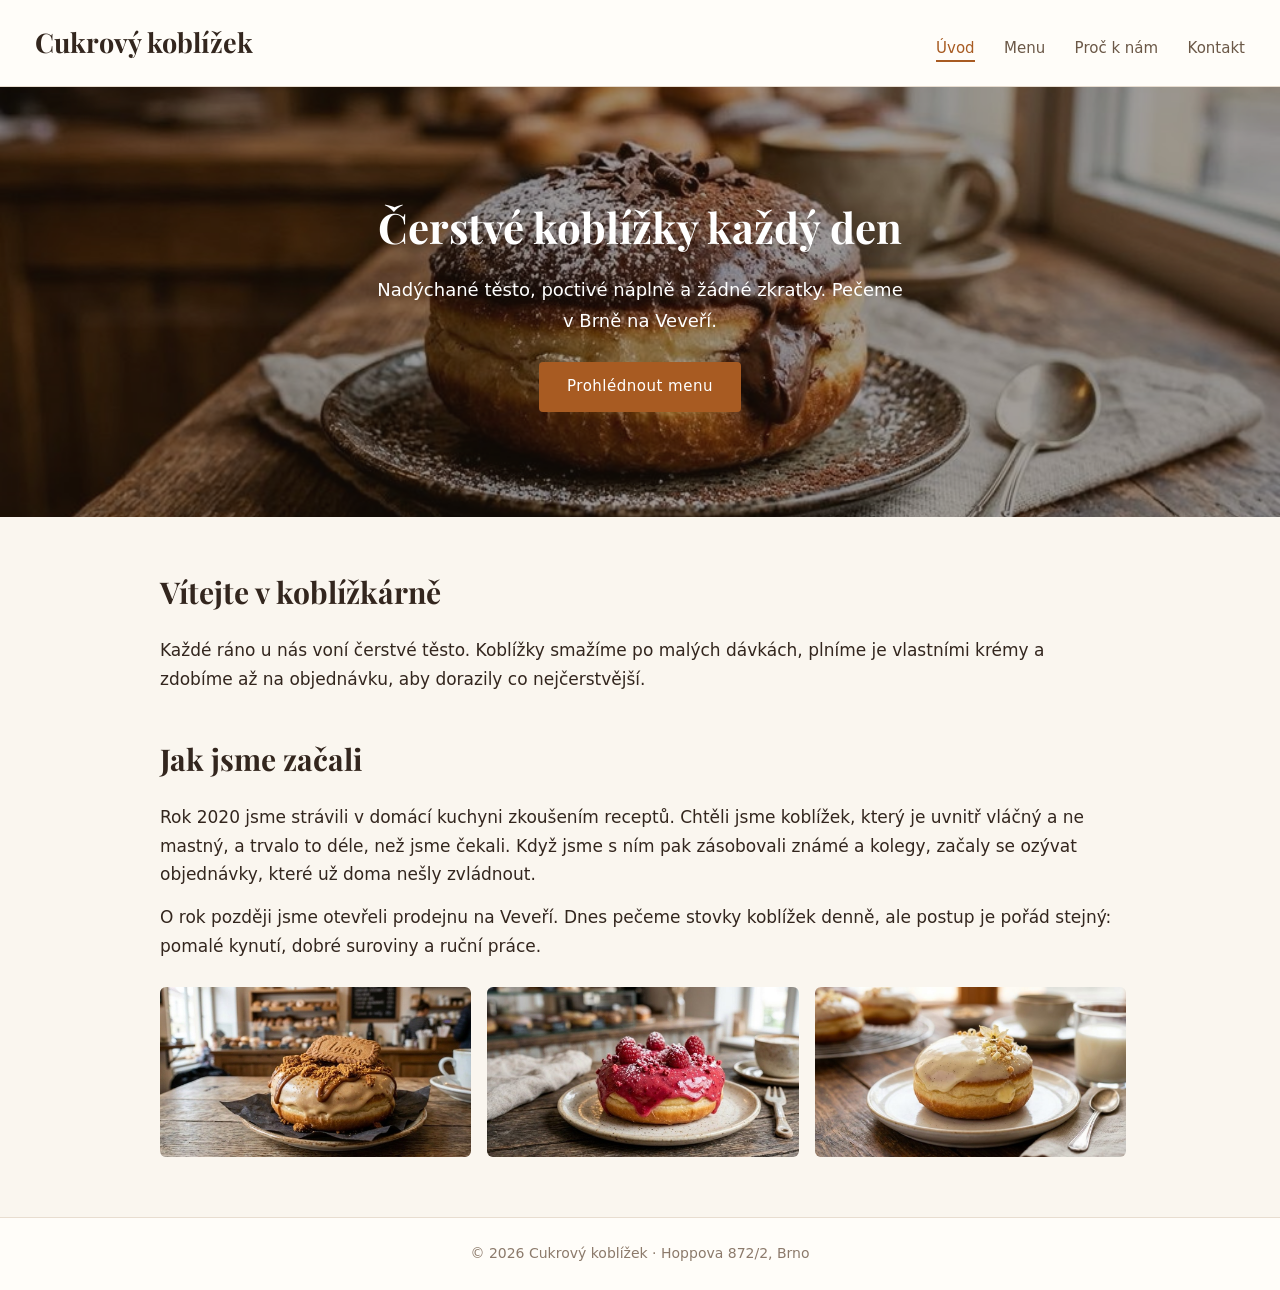
<file: index.html>
<!DOCTYPE html>
<html lang="cs">
<head>
    <meta charset="UTF-8">
    <meta name="viewport" content="width=device-width, initial-scale=1">
    <title>Cukrový koblížek – domácí koblížky z Brna</title>
    <meta name="description" content="Domácí koblížky z Brna. Pečeme denně čerstvé, s poctivými náplněmi a bez zkratky. Najdete nás na Veveří.">
    <link rel="icon" href="https://fav.farm/🍩" type="image/x-icon">
    <link rel="preconnect" href="https://fonts.googleapis.com">
    <link rel="preconnect" href="https://fonts.gstatic.com" crossorigin>
    <link href="https://fonts.googleapis.com/css2?family=Playfair+Display:wght@500;700&display=swap" rel="stylesheet">
    <link rel="stylesheet" href="style.css">
</head>
<body>

    <header>
        <h1><a href="index.html">Cukrový koblížek</a></h1>
        <nav>
            <a href="index.html" aria-current="page">Úvod</a>
            <a href="menu.html">Menu</a>
            <a href="vyhody.html">Proč k nám</a>
            <a href="kontakt.html">Kontakt</a>
        </nav>
    </header>

    <div class="hero">
        <img src="coko.jpg" alt="Čokoládový koblížek" width="1024" height="559" fetchpriority="high">
        <div class="hero-text">
            <h2>Čerstvé koblížky každý den</h2>
            <p>Nadýchané těsto, poctivé náplně a žádné zkratky. Pečeme v Brně na Veveří.</p>
            <a class="btn" href="menu.html">Prohlédnout menu</a>
        </div>
    </div>

    <main class="main-content">
        <section>
            <h2>Vítejte v koblížkárně</h2>
            <p>
                Každé ráno u nás voní čerstvé těsto. Koblížky smažíme po malých dávkách,
                plníme je vlastními krémy a zdobíme až na objednávku, aby dorazily co
                nejčerstvější.
            </p>
        </section>

        <section>
            <h2>Jak jsme začali</h2>
            <p>
                Rok 2020 jsme strávili v domácí kuchyni zkoušením receptů. Chtěli jsme
                koblížek, který je uvnitř vláčný a ne mastný, a trvalo to déle, než jsme
                čekali. Když jsme s ním pak zásobovali známé a kolegy, začaly se ozývat
                objednávky, které už doma nešly zvládnout.
            </p>
            <p>
                O rok později jsme otevřeli prodejnu na Veveří. Dnes pečeme stovky
                koblížek denně, ale postup je pořád stejný: pomalé kynutí, dobré suroviny
                a ruční práce.
            </p>
            <div class="gallery">
                <img src="lotus.jpg" alt="Koblížek s Lotus polevou" width="1024" height="559" loading="lazy">
                <img src="malina.jpg" alt="Malinový koblížek" width="1024" height="559" loading="lazy">
                <img src="vanilka.jpg" alt="Vanilkový koblížek" width="1024" height="559" loading="lazy">
            </div>
        </section>
    </main>

    <footer>
        <p>&copy; 2026 Cukrový koblížek · Hoppova 872/2, Brno</p>
    </footer>

</body>
</html>
</file>
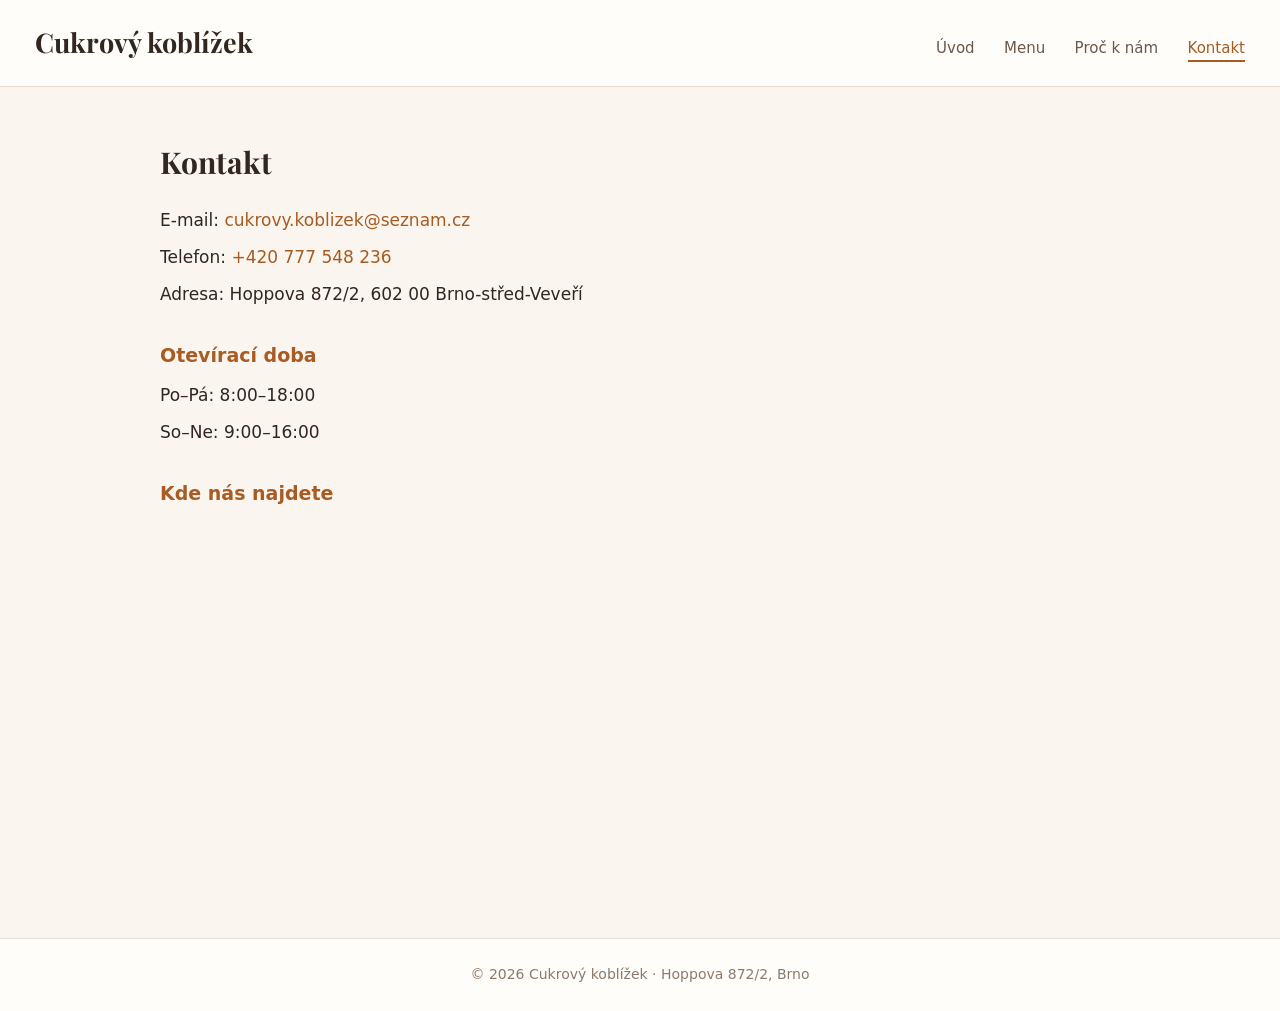
<file: kontakt.html>
<!DOCTYPE html>
<html lang="cs">
<head>
    <meta charset="UTF-8">
    <meta name="viewport" content="width=device-width, initial-scale=1">
    <title>Kontakt – Cukrový koblížek</title>
    <meta name="description" content="Kde nás najdete a jak nás kontaktovat. Cukrový koblížek, Hoppova 872/2, Brno-střed-Veveří.">
    <link rel="icon" href="https://fav.farm/🍩" type="image/x-icon">
    <link rel="preconnect" href="https://fonts.googleapis.com">
    <link rel="preconnect" href="https://fonts.gstatic.com" crossorigin>
    <link href="https://fonts.googleapis.com/css2?family=Playfair+Display:wght@500;700&display=swap" rel="stylesheet">
    <link rel="stylesheet" href="style.css">
</head>
<body>

    <header>
        <h1><a href="index.html">Cukrový koblížek</a></h1>
        <nav>
            <a href="index.html">Úvod</a>
            <a href="menu.html">Menu</a>
            <a href="vyhody.html">Proč k nám</a>
            <a href="kontakt.html" aria-current="page">Kontakt</a>
        </nav>
    </header>

    <main class="main-content">
        <h2>Kontakt</h2>

        <ul class="contact-list">
            <li>E-mail: <a href="mailto:cukrovy.koblizek@seznam.cz">cukrovy.koblizek@seznam.cz</a></li>
            <li>Telefon: <a href="tel:+420777548236">+420 777 548 236</a></li>
            <li>Adresa: Hoppova 872/2, 602 00 Brno-střed-Veveří</li>
        </ul>

        <!-- Doplňte skutečnou otevírací dobu: -->
        <h3>Otevírací doba</h3>
        <ul class="contact-list">
            <li>Po–Pá: 8:00–18:00</li>
            <li>So–Ne: 9:00–16:00</li>
        </ul>

        <h3>Kde nás najdete</h3>
        <iframe src="https://www.google.com/maps/embed?pb=!1m18!1m12!1m3!1d778.2384903299794!2d16.601647619496667!3d49.207268716436026!2m3!1f0!2f0!3f0!3m2!1i1024!2i768!4f13.1!3m3!1m2!1s0x47129469f9682541%3A0x788ab7e94e8839e8!2zSG9wcG92YSA4NzIvMiwgNjAyIDAwIEJybm8tc3TFmWVkLVZldmXFmcOt!5e1!3m2!1sen!2scz!4v1794082619433!5m2!1sen!2scz"
                width="100%" height="350" style="border:0;" allowfullscreen="" loading="lazy"
                referrerpolicy="strict-origin-when-cross-origin" title="Mapa – Hoppova 872/2, Brno"></iframe>
    </main>

    <footer>
        <p>&copy; 2026 Cukrový koblížek · Hoppova 872/2, Brno</p>
    </footer>

</body>
</html>
</file>
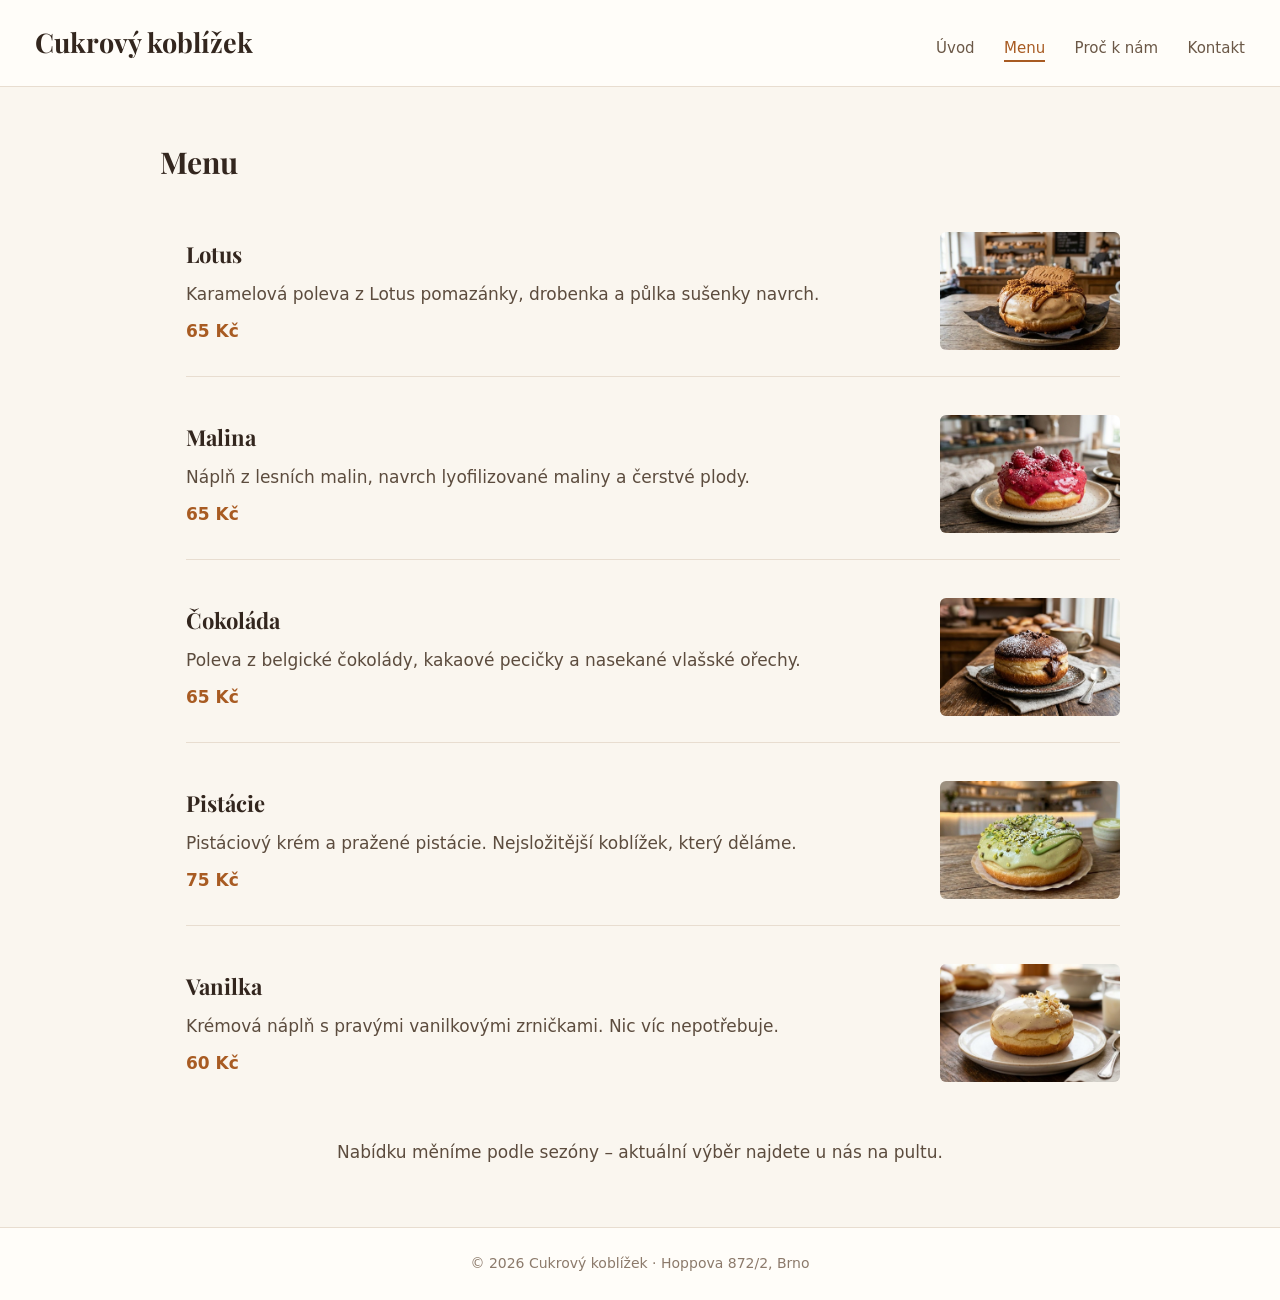
<file: menu.html>
<!DOCTYPE html>
<html lang="cs">
<head>
    <meta charset="UTF-8">
    <meta name="viewport" content="width=device-width, initial-scale=1">
    <title>Menu – Cukrový koblížek</title>
    <meta name="description" content="Naše nabídka: koblížky s lotus, malinou, čokoládou, pistáciemi a vanilkou. Vše pečené denně čerstvé v Brně na Veveří.">
    <link rel="icon" href="https://fav.farm/🍩" type="image/x-icon">
    <link rel="preconnect" href="https://fonts.googleapis.com">
    <link rel="preconnect" href="https://fonts.gstatic.com" crossorigin>
    <link href="https://fonts.googleapis.com/css2?family=Playfair+Display:wght@500;700&display=swap" rel="stylesheet">
    <link rel="stylesheet" href="style.css">
</head>
<body>

    <header>
        <h1><a href="index.html">Cukrový koblížek</a></h1>
        <nav>
            <a href="index.html">Úvod</a>
            <a href="menu.html" aria-current="page">Menu</a>
            <a href="vyhody.html">Proč k nám</a>
            <a href="kontakt.html">Kontakt</a>
        </nav>
    </header>

    <main class="main-content">
        <h2>Menu</h2>

        <ul class="menu-list">
            <li class="menu-item">
                <div class="menu-text">
                    <h3>Lotus</h3>
                    <p>Karamelová poleva z Lotus pomazánky, drobenka a půlka sušenky navrch.</p>
                    <div class="price">65 Kč</div>
                </div>
                <img src="lotus.jpg" alt="Koblížek s Lotus polevou" width="1024" height="559" loading="lazy">
            </li>

            <li class="menu-item">
                <div class="menu-text">
                    <h3>Malina</h3>
                    <p>Náplň z lesních malin, navrch lyofilizované maliny a čerstvé plody.</p>
                    <div class="price">65 Kč</div>
                </div>
                <img src="malina.jpg" alt="Malinový koblížek s čerstvými malinami" width="1024" height="559" loading="lazy">
            </li>

            <li class="menu-item">
                <div class="menu-text">
                    <h3>Čokoláda</h3>
                    <p>Poleva z belgické čokolády, kakaové pecičky a nasekané vlašské ořechy.</p>
                    <div class="price">65 Kč</div>
                </div>
                <img src="coko.jpg" alt="Čokoládový koblížek" width="1024" height="559" loading="lazy">
            </li>

            <li class="menu-item">
                <div class="menu-text">
                    <h3>Pistácie</h3>
                    <p>Pistáciový krém a pražené pistácie. Nejsložitější koblížek, který děláme.</p>
                    <div class="price">75 Kč</div>
                </div>
                <img src="pistacie.jpg" alt="Pistáciový koblížek" width="1024" height="559" loading="lazy">
            </li>

            <li class="menu-item" style="border-bottom: none;">
                <div class="menu-text">
                    <h3>Vanilka</h3>
                    <p>Krémová náplň s pravými vanilkovými zrničkami. Nic víc nepotřebuje.</p>
                    <div class="price">60 Kč</div>
                </div>
                <img src="vanilka.jpg" alt="Vanilkový koblížek" width="1024" height="559" loading="lazy">
            </li>
        </ul>

        <p class="center" style="margin-top: 30px; color: #5c4c3e;">
            Nabídku měníme podle sezóny – aktuální výběr najdete u nás na pultu.
        </p>
    </main>

    <footer>
        <p>&copy; 2026 Cukrový koblížek · Hoppova 872/2, Brno</p>
    </footer>

</body>
</html>
</file>
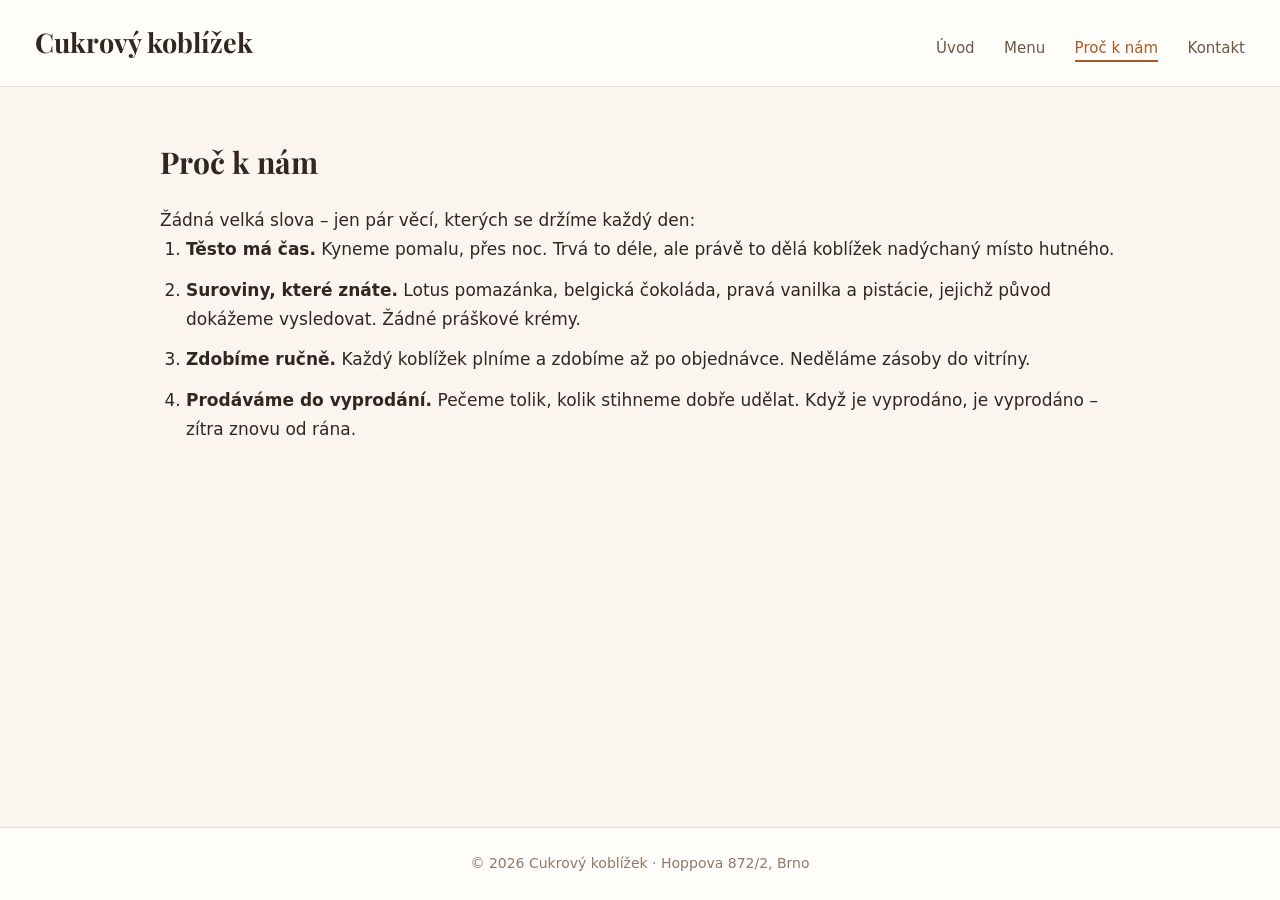
<file: vyhody.html>
<!DOCTYPE html>
<html lang="cs">
<head>
    <meta charset="UTF-8">
    <meta name="viewport" content="width=device-width, initial-scale=1">
    <title>Proč k nám – Cukrový koblížek</title>
    <meta name="description" content="Suroviny, které znáte, těsto, které má čas, a ruční zdobení. Proč chutnají naše koblížky jinak.">
    <link rel="icon" href="https://fav.farm/🍩" type="image/x-icon">
    <link rel="preconnect" href="https://fonts.googleapis.com">
    <link rel="preconnect" href="https://fonts.gstatic.com" crossorigin>
    <link href="https://fonts.googleapis.com/css2?family=Playfair+Display:wght@500;700&display=swap" rel="stylesheet">
    <link rel="stylesheet" href="style.css">
</head>
<body>

    <header>
        <h1><a href="index.html">Cukrový koblížek</a></h1>
        <nav>
            <a href="index.html">Úvod</a>
            <a href="menu.html">Menu</a>
            <a href="vyhody.html" aria-current="page">Proč k nám</a>
            <a href="kontakt.html">Kontakt</a>
        </nav>
    </header>

    <main class="main-content">
        <h2>Proč k nám</h2>
        <p>Žádná velká slova – jen pár věcí, kterých se držíme každý den:</p>

        <ol>
            <li><strong>Těsto má čas.</strong> Kyneme pomalu, přes noc. Trvá to déle, ale právě to dělá koblížek nadýchaný místo hutného.</li>
            <li><strong>Suroviny, které znáte.</strong> Lotus pomazánka, belgická čokoláda, pravá vanilka a pistácie, jejichž původ dokážeme vysledovat. Žádné práškové krémy.</li>
            <li><strong>Zdobíme ručně.</strong> Každý koblížek plníme a zdobíme až po objednávce. Neděláme zásoby do vitríny.</li>
            <li><strong>Prodáváme do vyprodání.</strong> Pečeme tolik, kolik stihneme dobře udělat. Když je vyprodáno, je vyprodáno – zítra znovu od rána.</li>
        </ol>
    </main>

    <footer>
        <p>&copy; 2026 Cukrový koblížek · Hoppova 872/2, Brno</p>
    </footer>

</body>
</html>
</file>
<file: style.css>
/* ===== Základ ===== */
* {
    box-sizing: border-box;
    margin: 0;
    padding: 0;
}

html {
    scroll-behavior: smooth;
}

body {
    background-color: #faf6ef;
    color: #33261e;
    font-family: "Segoe UI", system-ui, -apple-system, sans-serif;
    font-size: 17px;
    line-height: 1.7;
    display: flex;
    flex-direction: column;
    min-height: 100vh;
}

img {
    display: block;
    max-width: 100%;
}

:focus-visible {
    outline: 2px solid #a85b22;
    outline-offset: 2px;
}

/* ===== Hlavička ===== */
header {
    background-color: #fffdf9;
    border-bottom: 1px solid #e8ddd0;
    padding: 20px 35px;
    display: flex;
    justify-content: space-between;
    align-items: baseline;
    flex-wrap: wrap;
    gap: 10px 20px;
}

header h1 {
    font-family: "Playfair Display", Georgia, serif;
    font-size: 27px;
    font-weight: 700;
}

header h1 a {
    color: #33261e;
    text-decoration: none;
}

header h1 a:hover {
    color: #a85b22;
}

nav a {
    color: #6b5847;
    text-decoration: none;
    margin-left: 24px;
    font-size: 15px;
    padding-bottom: 3px;
    border-bottom: 2px solid transparent;
}

nav a:first-child {
    margin-left: 0;
}

nav a:hover {
    color: #a85b22;
    border-bottom-color: #d9a05b;
}

nav a[aria-current="page"] {
    color: #a85b22;
    border-bottom-color: #a85b22;
}

/* ===== Úvodní fotka ===== */
.hero {
    position: relative;
    height: 430px;
    overflow: hidden;
}

.hero img {
    width: 100%;
    height: 100%;
    object-fit: cover;
}

.hero-text {
    position: absolute;
    inset: 0;
    display: flex;
    flex-direction: column;
    justify-content: center;
    align-items: center;
    text-align: center;
    color: #fff;
    background: rgba(35, 22, 12, 0.42);
    padding: 20px;
}

.hero-text h2 {
    font-family: "Playfair Display", Georgia, serif;
    font-size: 42px;
    font-weight: 700;
    color: #fff;
    margin-bottom: 12px;
}

.hero-text p {
    font-size: 18px;
    max-width: 540px;
}

.btn {
    display: inline-block;
    margin-top: 26px;
    padding: 12px 28px;
    background-color: #a85b22;
    color: #fff;
    font-size: 15px;
    letter-spacing: 0.5px;
    text-decoration: none;
    border-radius: 4px;
}

.btn:hover {
    background-color: #8c4a1a;
}

/* ===== Obsah ===== */
.main-content {
    width: 92%;
    max-width: 960px;
    margin: 0 auto;
    padding: 50px 0 60px;
    flex: 1;
}

section {
    margin-top: 40px;
}

section:first-child {
    margin-top: 0;
}

h2 {
    font-family: "Playfair Display", Georgia, serif;
    font-size: 30px;
    font-weight: 700;
    color: #33261e;
    margin-bottom: 18px;
}

h3 {
    font-size: 19px;
    color: #a85b22;
    margin: 30px 0 10px;
}

p + p {
    margin-top: 14px;
}

.center {
    text-align: center;
}

/* ===== Galerie na úvodu ===== */
.gallery {
    display: flex;
    gap: 16px;
    margin-top: 26px;
}

.gallery img {
    width: 33.333%;
    height: 170px;
    object-fit: cover;
    border-radius: 6px;
}

/* ===== Menu ===== */
.menu-list {
    list-style: none;
}

.menu-item {
    display: flex;
    justify-content: space-between;
    align-items: center;
    gap: 24px;
    padding: 26px 0;
    border-bottom: 1px solid #e8ddd0;
}

.menu-text {
    flex: 1;
}

.menu-text h3 {
    margin: 0 0 6px;
    font-family: "Playfair Display", Georgia, serif;
    font-size: 22px;
    color: #33261e;
}

.menu-text p {
    color: #5c4c3e;
    margin-bottom: 8px;
}

.price {
    font-weight: 600;
    color: #a85b22;
}

.menu-item img {
    width: 180px;
    height: 118px;
    object-fit: cover;
    border-radius: 6px;
    flex-shrink: 0;
}

/* ===== Seznamy ===== */
ol,
ul {
    padding-left: 26px;
}

li {
    margin-bottom: 12px;
}

li strong {
    color: #33261e;
}

/* ===== Kontakt ===== */
.contact-list {
    list-style: none;
    padding: 0;
    margin-bottom: 10px;
}

.contact-list li {
    margin-bottom: 8px;
}

.contact-list a {
    color: #a85b22;
    text-decoration: none;
}

.contact-list a:hover {
    text-decoration: underline;
}

iframe {
    border: 1px solid #e8ddd0;
    border-radius: 6px;
}

/* ===== Patička ===== */
footer {
    text-align: center;
    padding: 24px 20px;
    font-size: 14px;
    color: #8c7a6b;
    border-top: 1px solid #e8ddd0;
    background-color: #fffdf9;
}

/* ===== Mobil ===== */
@media (max-width: 640px) {
    header {
        flex-direction: column;
        align-items: flex-start;
        padding: 16px 20px;
    }

    nav a {
        display: inline-block;
        margin: 6px 18px 0 0;
    }

    .hero {
        height: 320px;
    }

    .hero-text h2 {
        font-size: 28px;
    }

    .main-content {
        padding: 34px 0 44px;
    }

    .menu-item {
        flex-direction: column;
        align-items: flex-start;
        gap: 14px;
    }

    .menu-item img {
        width: 100%;
        height: 190px;
    }

    .gallery img {
        height: 120px;
    }
}
</file>
